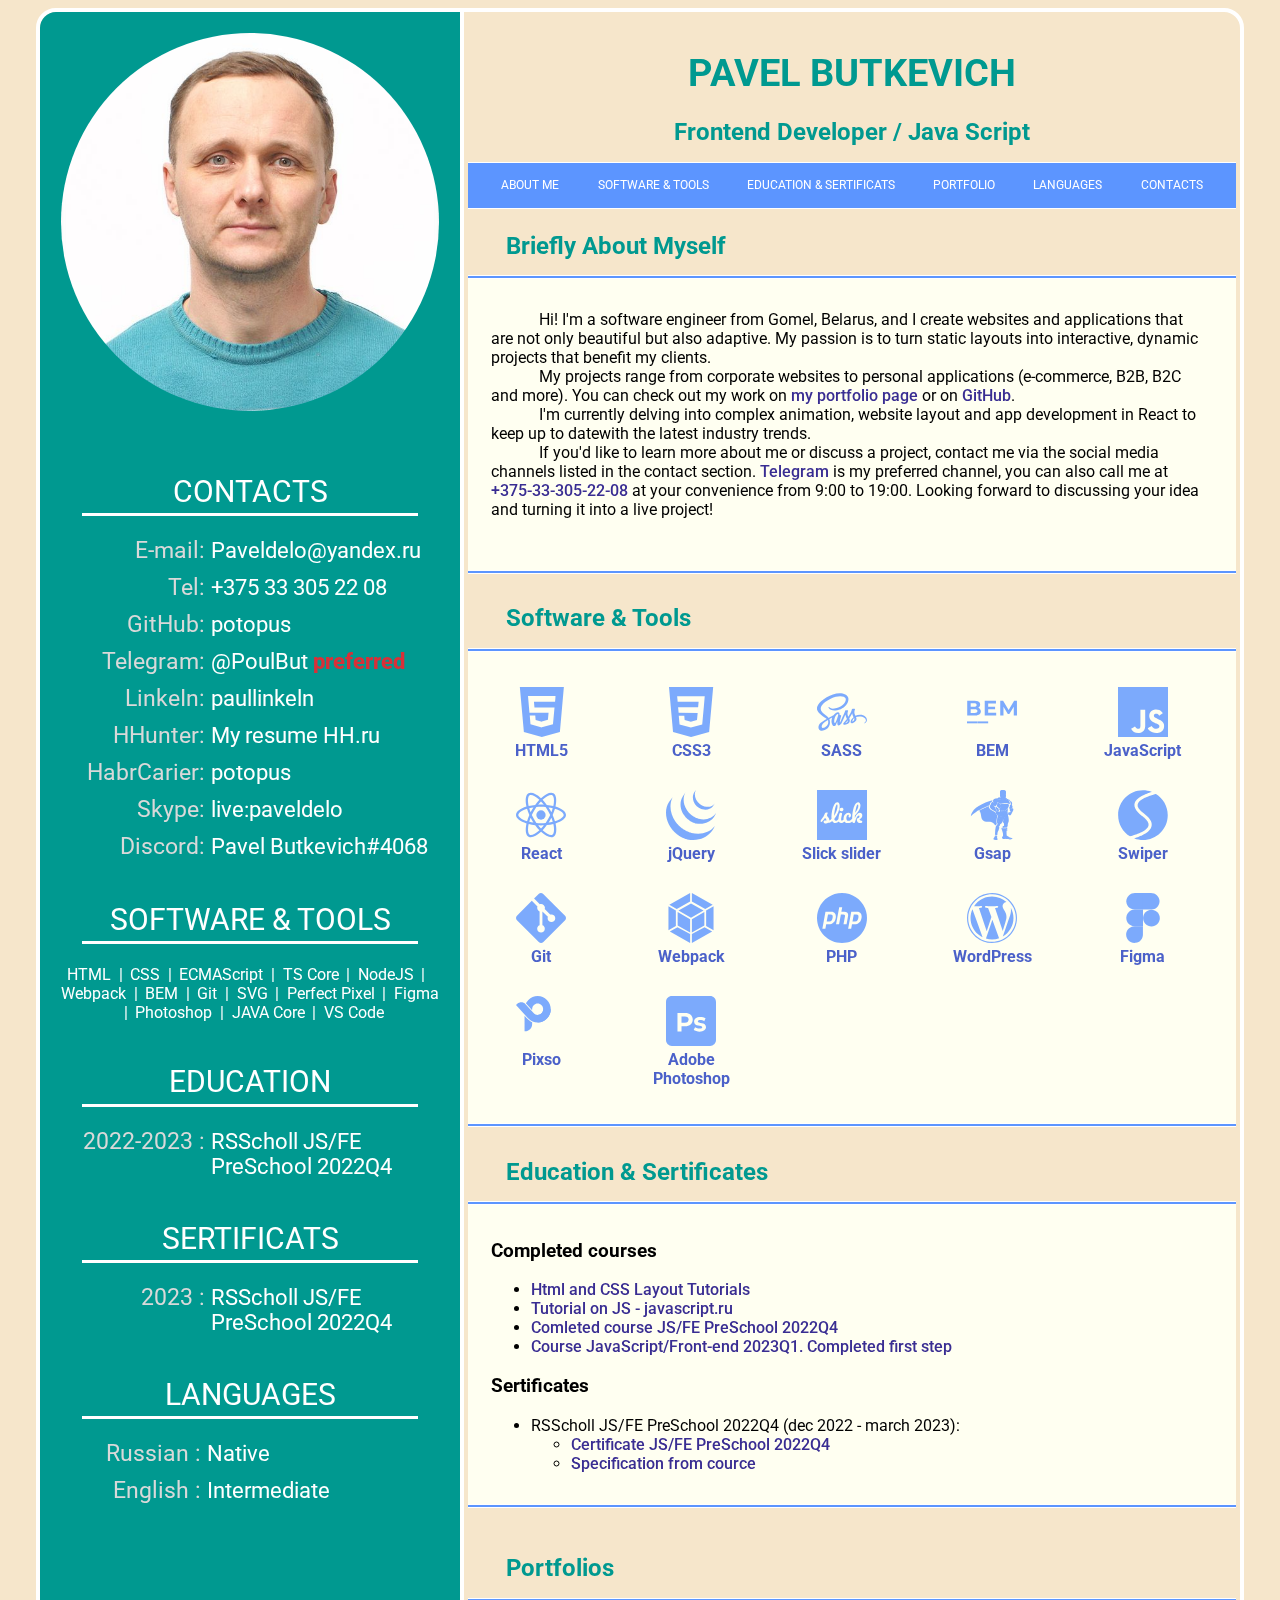
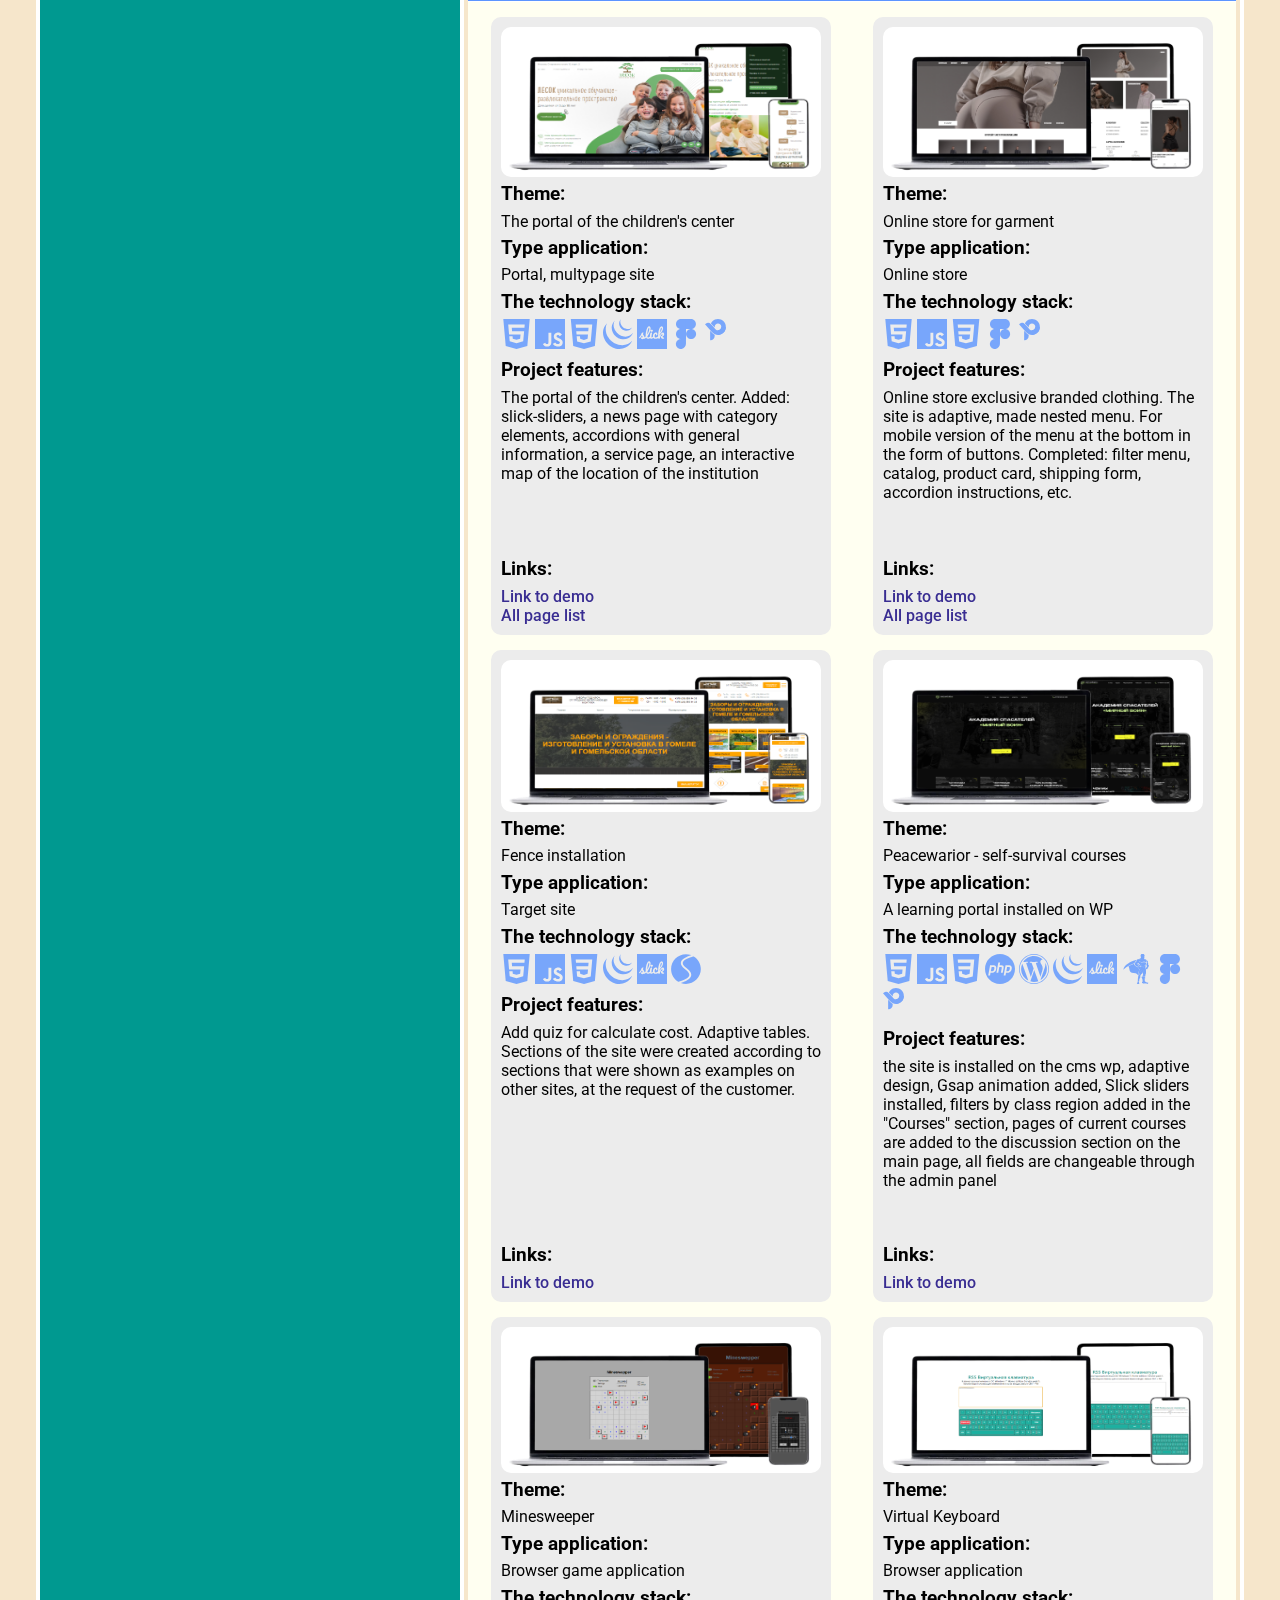
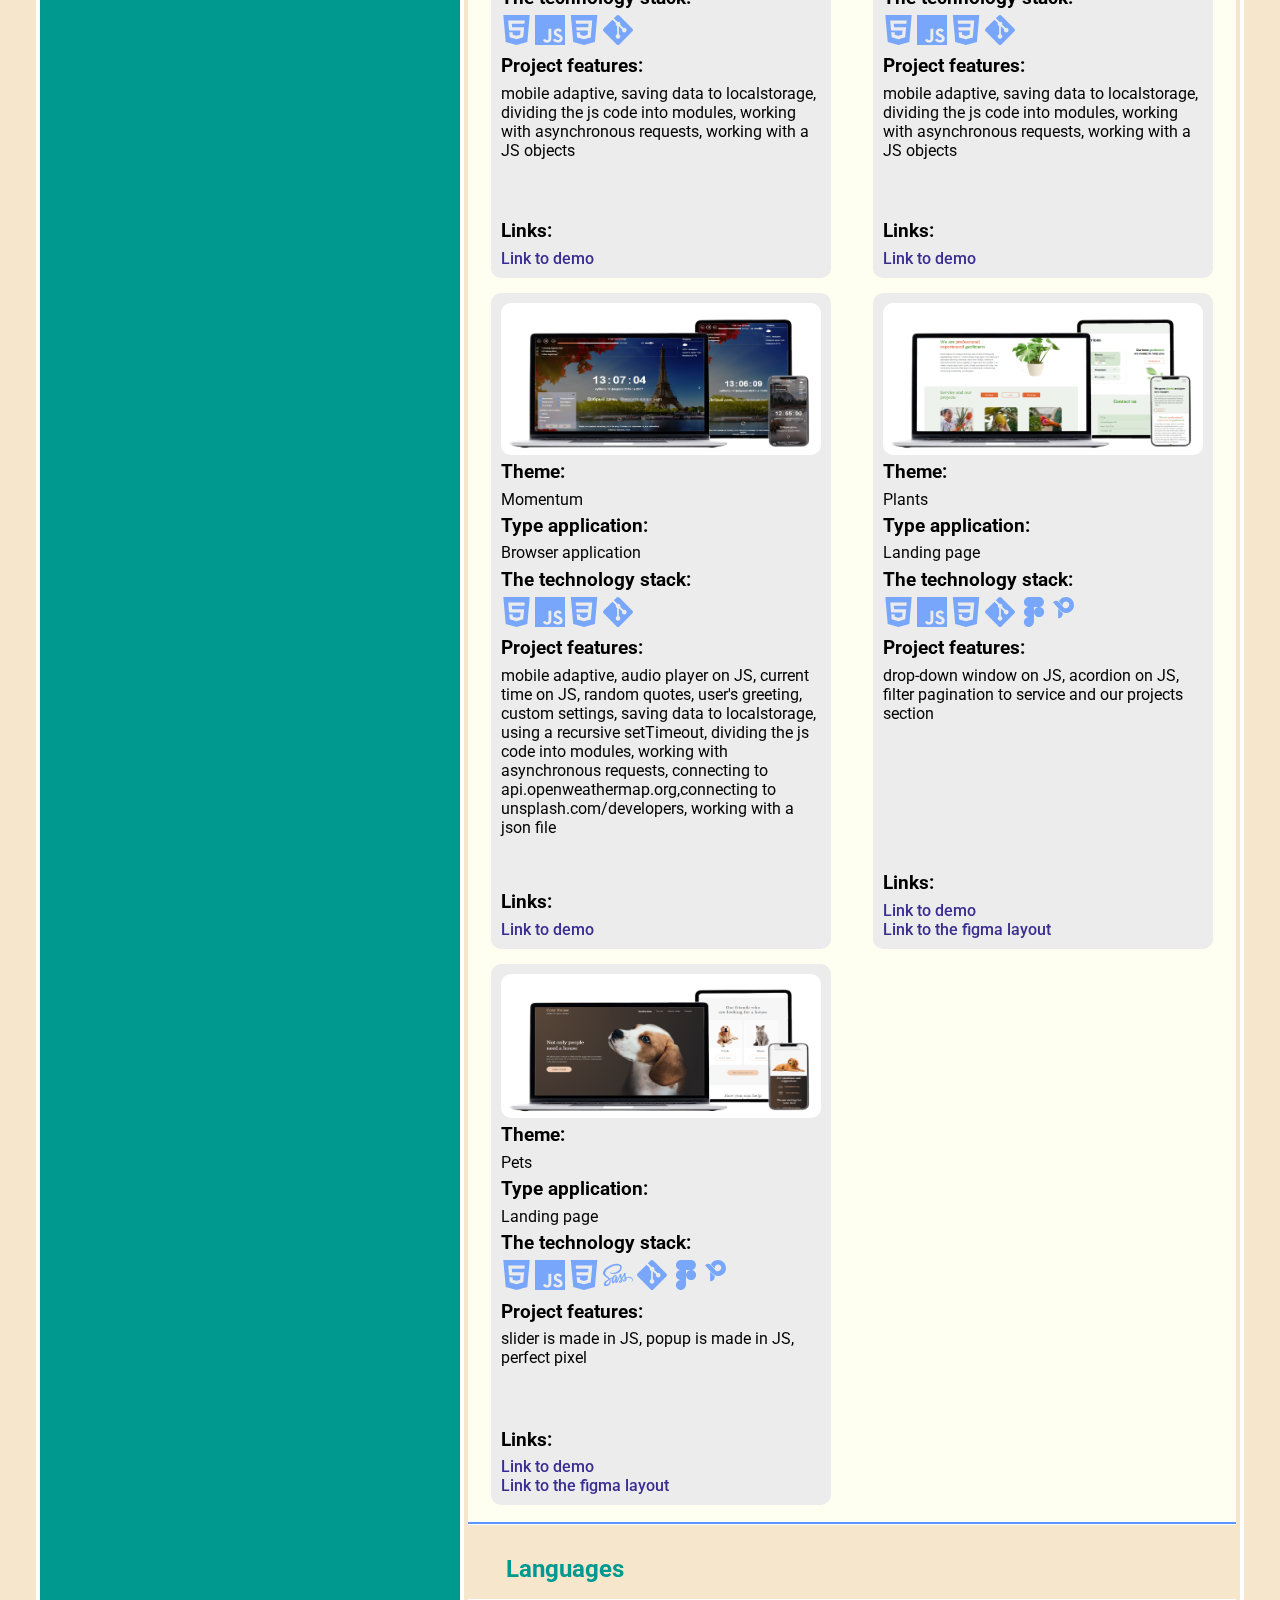
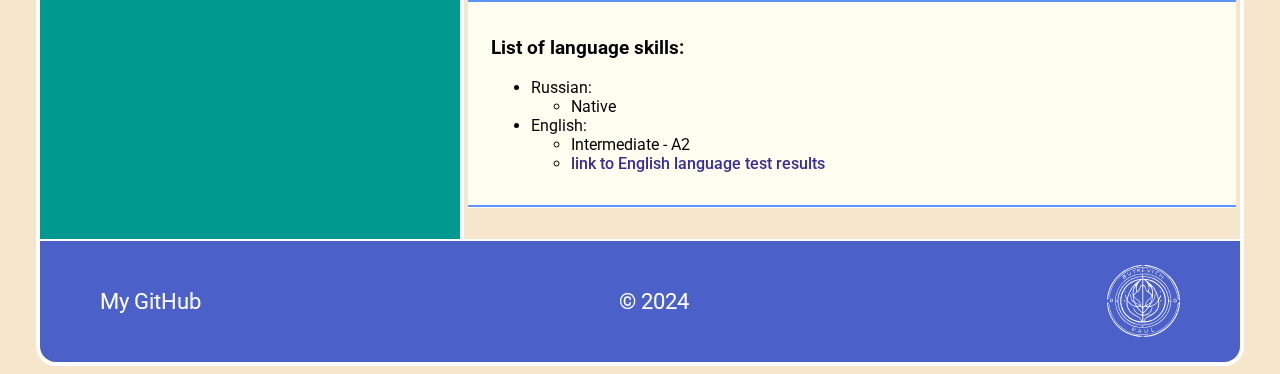
<file: index.html>
<!DOCTYPE html>
<html lang="en">

<head>
  <meta charset="UTF-8">
  <meta http-equiv="X-UA-Compatible" content="IE=edge">
  <meta name="viewport" content="width=device-width, initial-scale=1.0">
  <link rel="icon" href="./img/svg/icons8-cv-96.png" type="image/x-icon">
  <link rel="preconnect" href="https://fonts.googleapis.com">
  <link rel="preconnect" href="https://fonts.gstatic.com" crossorigin>
  <link href="https://fonts.googleapis.com/css2?family=Roboto:ital,wght@0,400;0,500;0,700;1,700;0,900;&display=swap"
    rel="stylesheet">
  <link rel="stylesheet" href="css/style.css">
  <title>CV#2.HTML,CSS &amp; Git Basics</title>
</head>
<!-- TODO make translate into rus -->

<body>
  <div class="wrap">
    <aside class="left-side">
      <div class="image">
        <!-- <img src="./img/img.jpg" alt=""> -->
      </div>
      <div class=" full-name">Pavel Butkevich</div>
      <div class="specialisation">Frontend Developer / Java Script</div>
      <div class="contacts">
        <h2 id="contacts" class="title contact">CONTACTS</h2>
        <div class="line-left"></div>
        <div class="wrap-conteiner contact-left-wrap">
          <div class="box-contact ">
            <div class="name-contact left-side-naming">E-mail:</div>
            <div class="dascription-contact left-side-description">
              <a href="mailto:Paveldelo@yandex.ru">Paveldelo@yandex.ru</a>
            </div>
            <div class="name-contact left-side-naming">Tel:</div>
            <div class="dascription-contact left-side-description"><a href="tel:+375333052208">+375 33 305 22 08</a>
            </div>
            <div class="name-contact left-side-naming">GitHub:</div>
            <div class="dascription-contact left-side-description">
              <a href="https://github.com/potopus" target="_blank">potopus</a>
            </div>
            <div class="name-contact left-side-naming">Telegram:</div>
            <div class="dascription-contact left-side-description">
              <a href="https://t.me/PoulBut" target="_blank">@PoulBut</a><span> preferred</span>
            </div>
            <div class="name-contact left-side-naming">LinkeIn:</div>
            <div class="dascription-contact left-side-description">
              <a href="http://linkedin.com/in/paullinkeln" target="_blank">paullinkeln</a>
            </div>
            <div class="name-contact left-side-naming">HHunter:</div>
            <div class="dascription-contact left-side-description">
              <a href="https://hh.ru/resume/2a594c18ff0bca8bc90039ed1f616e6a527345?hhtmFrom=resume_list"
                target="_blank">My resume
                HH.ru</a>
            </div>
            <div class="name-contact left-side-naming">HabrCarier:</div>
            <div class="dascription-contact left-side-description">
              <a href="https://career.habr.com/potopus" target="_blank">potopus</a>
            </div>
            <div class="name-contact left-side-naming">Skype:</div>
            <div class="dascription-contact left-side-description">
              <a href="https://join.skype.com/invite/d9KVoAPORAMo" target="_blank">live:paveldelo</a>
            </div>
            <div class="name-contact left-side-naming">Discord:</div>
            <div class="dascription-contact left-side-description">
              <a href=" https://discordapp.com/users/1016103481142169681/" target="_blank">Pavel Butkevich#4068</a>
            </div>
          </div>
        </div>
      </div>
      <div class="software">
        <div class="title software">SOFTWARE & TOOLS</div>
        <div class="line-left"></div>
        <div class="wrap-conteiner software">
          <div class="box-software">
            <div class="software-item">
              <a href="#">HTML</a>
            </div>
            <p>|</p>
            <div class="software-item">
              <a href="#">CSS</a>
            </div>
            <p>|</p>
            <div class="software-item">
              <a href="#">ECMAScript</a>
            </div>
            <p>|</p>
            <div class="software-item">
              <a href="#">TS Core</a>
            </div>
            <p>|</p>
            <div class="software-item">
              <a href="#">NodeJS</a>
            </div>
            <p>|</p>
            <div class="software-item">
              <a href="#">Webpack</a>
            </div>
            <p>|</p>
            <div class="software-item">
              <a href="#">BEM</a>
            </div>
            <p>|</p>
            <div class="software-item">
              <a href="#">Git</a>
            </div>
            <p>|</p>
            <div class="software-item">
              <a href="#">SVG</a>
            </div>
            <p>|</p>
            <div class="software-item">
              <a href="#">Perfect Pixel</a>
            </div>
            <p>|</p>
            <div class="software-item">
              <a href="#">Figma</a>
            </div>
            <p>|</p>
            <div class="software-item">
              <a href="#">Photoshop</a>
            </div>
            <p>|</p>
            <div class="software-item">
              <a href="#">JAVA Core</a>
            </div>
            <p>|</p>
            <div class="software-item">
              <a href="#">VS Code</a>
            </div>
          </div>
        </div>
      </div>
      <div class="education">
        <div class="title education">EDUCATION</div>
        <div class="line-left"></div>
        <div class="wrap-conteiner education">
          <div class="box-education">
            <div class="date-education left-side-naming">2022-2023 :</div>
            <div class="description-education left-side-description">RSScholl JS/FE PreSchool 2022Q4</div>
          </div>
        </div>
      </div>
      <div class="sertificats">
        <div class="title sertificats">SERTIFICATS</div>
        <div class="line-left"></div>
        <div class="wrap-conteiner sertificats-left-wrap">
          <div class="box-sertificats">
            <div class="date-get-sertificate left-side-naming">2023 :</div>
            <div class="name-sertificate left-side-description">
              <a href="img/Sertificate.png">RSScholl JS/FE PreSchool 2022Q4</a>
            </div>
          </div>
        </div>
      </div>
      <div class="languages">
        <div class="title languages">LANGUAGES</div>
        <div class="line-left"></div>
        <div class="wrap-conteiner languages-left-wrap">
          <div class="box-language ">
            <div class="name-language left-side-naming">Russian :</div>
            <div class="description-language left-side-description">Native</div>
            <div class="name-language left-side-naming">English :</div>
            <div class="description-language left-side-description">Intermediate</div>
          </div>
        </div>
      </div>
    </aside>
    <main class="right-side">
      <div class="full-name">Pavel Butkevich</div>
      <h1 class="specialisation">Frontend Developer / Java Script</h1>
      <!-- ! MENU -->
      <div class="main-menu">
        <nav class="menu-inner">
          <ul class="menu-items">
            <li class="menu-item">
              <a href="#about"> about me</a>
            </li>
            <li class="menu-item">
              <a href="#tools">SOFTWARE & TOOLS</a>
            </li>
            <li class="menu-item">
              <a href="#education">EDUCATION & SERTIFICATS</a>
            </li>
            <li class="menu-item">
              <a href="#projects">Portfolio</a>
            </li>
            <li class="menu-item">
              <a href="#languages">LANGUAGES</a>
            </li>
            <li class="menu-item">
              <a href="#contacts">contacts</a>
            </li>
          </ul>
        </nav>
        <div class="burger-block visible-mobile" style="">
          <div class="burger-inner">
            <label class="label-burger" for="check-menu"></label>
            <input type="checkbox" name="check-menu" id="check-menu" class="check-menu visually-hidden">
            <div class="burger-icon">
              <span class="burger__icon-stripe"></span>
            </div>
          </div>
        </div>
      </div>
      <!-- TODO add icon to right title -->
      <section class="about-block">
        <h2 id="about" class="about-right right-title">Briefly About Myself</h2>
        <div class="border-deco"></div>
        <div class="about-description-right text-right">
         
          <p>            Hi! I'm a software engineer from Gomel, Belarus, and I create websites and applications that are not only beautiful but also adaptive. My passion is to turn static layouts into interactive, dynamic projects that benefit my clients.
            My projects range from corporate websites to personal applications (e-commerce, B2B, B2C and more). You can check out my work on <a href="#projects">my portfolio page</a> or on <a
              href="https://github.com/potopus">GitHub</a>.
            I'm currently delving into complex animation, website layout and app development in React to keep up to datewith the latest industry trends.
            If you'd like to learn more about me or discuss a project, contact me via the social media channels listed in the contact section. <a href="https://t.me/PoulBut">Telegram</a> is my preferred channel, you can also call me at <a href="tel:+375333052208">+375-33-305-22-08</a> at your convenience from 9:00 to 19:00. Looking forward to discussing your idea and turning it into a live project!
          </p>
        </div>
      </section>
      <section class="skills-block">
        <div class="border-deco down"></div>
        <h2 id="tools" class="skills-right right-title">Software & Tools</h2>
        <div class="border-deco"></div>
        <div class="skills-description-right text-right">
          <!-- <h3>List of my skills:</h3> -->
          <div class="skills-list__items">
            <div class="skills-list__item tooltip" data-content="Intermediate">
              <div class="skills-list-item__img">
                <svg>
                  <use xlink:href="./img/svg/skills/skills-sprits.svg#html-icon"></use>
                </svg>
              </div>
              <span class="skills__name">HTML5</span>
            </div>
            <div class="skills-list__item tooltip" data-content="Advanced">
              <div class="skills-list-item__img">
                <svg>
                  <use xlink:href="./img/svg/skills/skills-sprits.svg#css-icon"></use>
                </svg>
              </div>
              <span class="skills__name">CSS3</span>
            </div>
            <div class="skills-list__item tooltip" data-content="Intermediate">
              <div class="skills-list-item__img">
                <svg>
                  <use xlink:href="./img/svg/skills/skills-sprits.svg#sass-icon"></use>
                </svg>
              </div>
              <span class="skills__name">SASS</span>
            </div>
            <div class="skills-list__item tooltip" data-content="Intermediate">
              <div class="skills-list-item__img">
                <svg>
                  <use xlink:href="./img/svg/skills/skills-sprits.svg#bem-icon"></use>
                </svg>
              </div>
              <span class="skills__name">BEM</span>
            </div>
            <div class="skills-list__item tooltip" data-content="Advanced">
              <div class="skills-list-item__img">
                <svg>
                  <use xlink:href="./img/svg/skills/skills-sprits.svg#js-icon"></use>
                </svg>
              </div>
              <span class="skills__name">JavaScript</span>
            </div>

            <div class="skills-list__item tooltip" data-content="Basic">
              <div class="skills-list-item__img">
                <svg>
                  <use xlink:href="./img/svg/skills/skills-sprits.svg#react-icon"></use>
                </svg>
              </div>
              <span class="skills__name">React</span>
            </div>
            <div class="skills-list__item tooltip" data-content="Basic">
              <div class="skills-list-item__img">
                <svg>
                  <use xlink:href="./img/svg/skills/skills-sprits.svg#jquery-icon"></use>
                </svg>
              </div>
              <span class="skills__name">jQuery</span>
            </div>
            <div class="skills-list__item tooltip" data-content="Intermediate">
              <div class="skills-list-item__img">
                <svg>
                  <use xlink:href="./img/svg/skills/skills-sprits.svg#slick-icon"></use>
                </svg>
              </div>
              <span class="skills__name">Slick slider</span>
            </div>
            <div class="skills-list__item tooltip" data-content="Intermediate">
              <div class="skills-list-item__img">
                <svg>
                  <use xlink:href="./img/svg/skills/skills-sprits.svg#gsap-icon"></use>
                </svg>
              </div>
              <span class="skills__name">Gsap</span>
            </div>
            <div class="skills-list__item tooltip" data-content="Intermediate">
              <div class="skills-list-item__img">
                <svg>
                  <use xlink:href="./img/svg/skills/skills-sprits.svg#swiper-icon"></use>
                </svg>
              </div>
              <span class="skills__name">Swiper</span>
            </div>
            <div class="skills-list__item tooltip" data-content="Basic">
              <div class="skills-list-item__img">
                <svg>
                  <use xlink:href="./img/svg/skills/skills-sprits.svg#git-icon"></use>
                </svg>
              </div>
              <span class="skills__name">Git</span>
            </div>
            <div class="skills-list__item tooltip" data-content="Basic">
              <div class="skills-list-item__img">
                <svg>
                  <use xlink:href="./img/svg/skills/skills-sprits.svg#webpack-icon"></use>
                </svg>
              </div>
              <span class="skills__name">Webpack</span>
            </div>
            <div class="skills-list__item tooltip" data-content="Basic">
              <div class="skills-list-item__img">
                <svg>
                  <use xlink:href="./img/svg/skills/skills-sprits.svg#php-icon"></use>
                </svg>
              </div>
              <span class="skills__name">PHP</span>
            </div>
            <div class="skills-list__item tooltip" data-content="Advanced">
              <div class="skills-list-item__img">
                <svg>
                  <use xlink:href="./img/svg/skills/skills-sprits.svg#wp-icon"></use>
                </svg>
              </div>
              <span class="skills__name">WordPress</span>
            </div>
            <div class="skills-list__item tooltip" data-content="Intermediate">
              <div class="skills-list-item__img">
                <svg>
                  <use xlink:href="./img/svg/skills/skills-sprits.svg#figma-icon"></use>
                </svg>
              </div>
              <span class="skills__name">Figma</span>
            </div>
            <div class="skills-list__item tooltip" data-content="Intermediate">
              <div class="skills-list-item__img">
                <svg>
                  <use xlink:href="./img/svg/skills/skills-sprits.svg#pixso-icon"></use>
                </svg>
              </div>
              <span class="skills__name">Pixso</span>
            </div>
            <div class="skills-list__item tooltip" data-content="Intermediate">
              <div class="skills-list-item__img">
                <svg>
                  <use xlink:href="./img/svg/skills/skills-sprits.svg#ps-icon"></use>
                </svg>
              </div>
              <span class="skills__name">Adobe Photoshop</span>
            </div>
          </div>
        </div>
        <div class="border-deco down"></div>
      </section>
      <section class="education-block">
        <h2 id="education" class="education-right right-title">Education & Sertificates</h2>
        <div class="border-deco"></div>
        <div class="education-description-right text-right">
          <h3>Completed courses</h3>
          <ul>
            <li><a href="https://code.mu/ru/">Html and CSS Layout Tutorials</a></li>
            <li><a href="https://learn.javascript.ru/">Tutorial on JS - javascript.ru</a></li>
            <li><a href="https://rs.school/js-stage0/">Comleted course JS/FE PreSchool 2022Q4</a></li>
            <li><a href="https://wearecommunity.io/events/js-fe-rs-2023q1">Course JavaScript/Front-end 2023Q1. Completed
                first step</a></li>
          </ul>
          <h3>Sertificates</h3>
          <ul>
            <li>
              RSScholl JS/FE PreSchool 2022Q4 (dec 2022 - march 2023):
              <ul>
                <li><a href="img/Sertificate.png" target="_blank">Certificate JS/FE PreSchool 2022Q4</a></li>
                <li><a href="img/Specification%20sertif.png" target="_blank">Specification from cource</a></li>
              </ul>
            </li>
          </ul>
        </div>
        <div class="border-deco down"></div>
      </section>
      <section  id="projects" class="portfolio-block">
        <h2 id="for menu" class="block-right right-title">Portfolios</h2>
        <div class="border-deco"></div>
        <div class="description-right text-right">
          <div class="portfolio-items">
            <div class="portfolio-item">
              <div class="portfolio-item__foto" width="100%" height="200px">
                <img src="./img/Portfolio/lesok-mockup.png" width="100%" height="100%" alt="">
              </div>
              <div class="portfolio-item__content">
                <div class="portfolio-item__theme">
                  <h3 class=" theme-title">Theme: </h3>
                  <div class="theme-description">The portal of the children's center</div>
                </div>
                <div class="portfolio-item__type">
                  <h3 class="type-title ">Type application:</h3>
                  <div class="type-description">Portal, multypage site</div>
                </div>
                <div class="portfolio-item__technology">
                  <h3>The technology stack:</h3>
                  <div class="technology-image">
                    <svg class="check-icon" width="30" height="30">
                      <use xlink:href="./img/svg/skills/skills-sprits.svg#html-icon"></use>
                    </svg>
                    <svg class="check-icon" width="30" height="30">
                      <use xlink:href="./img/svg/skills/skills-sprits.svg#js-icon"></use>
                    </svg>
                    <svg class="check-icon" width="30" height="30">
                      <use xlink:href="./img/svg/skills/skills-sprits.svg#css-icon"></use>
                    </svg>
                    <svg class="check-icon" width="30" height="30">
                      <use xlink:href="./img/svg/skills/skills-sprits.svg#jquery-icon"></use>
                    </svg>
                    <svg class="check-icon" width="30" height="30">
                      <use xlink:href="./img/svg/skills/skills-sprits.svg#slick-icon"></use>
                    </svg>
                    <svg class="check-icon" width="30" height="30">
                      <use xlink:href="./img/svg/skills/skills-sprits.svg#figma-icon"></use>
                    </svg>
                    <svg class="check-icon" width="30" height="30">
                      <use xlink:href="./img/svg/skills/skills-sprits.svg#pixso-icon"></use>
                    </svg>
                  </div>
                </div>
                <div class="portfolio-item__features">
                  <h3 class="features-title">Project features: </h3>
                  <div class="features-descriprion">The portal of the children's center. Added: slick-sliders, a news page with category elements, accordions with general information, a service page, an interactive map of the location of the institution</div>
                </div>
                <div class="portfolio-item__links">
                  <h3>Links:</h3>
                  <div class="link-demo">
                    <a target="_blank" href="https://potopus.github.io/lesok/index.html">Link to demo </a>
                  </div>
                  <div class="link-demo">
                    <a target="_blank" href="https://github.com/potopus/lesok/pull/1">All page list </a>
                  </div>
                  <!-- <div class="link-maket">
                    <a target="_blank" href="https://www.figma.com/file/UKXNjRsFmtlKCvRENoiOqx/Plants-(Copy)?type=design&node-id=0-1&mode=design&t=X6nZ1y7gScN3e54S-0">Link to the figma layout </a>
                  </div> -->
                </div>
              </div>
              <div class="portfolio-item__curtain"></div>
            </div>
            <div class="portfolio-item">
              <div class="portfolio-item__foto" width="100%" height="200px">
                <img src="./img/Portfolio/market-garment.png" width="100%" height="100%" alt="">
              </div>
              <div class="portfolio-item__content">
                <div class="portfolio-item__theme">
                  <h3 class=" theme-title">Theme: </h3>
                  <div class="theme-description">Online store for garment</div>
                </div>
                <div class="portfolio-item__type">
                  <h3 class="type-title ">Type application:</h3>
                  <div class="type-description">Online store</div>
                </div>
                <div class="portfolio-item__technology">
                  <h3>The technology stack:</h3>
                  <div class="technology-image">
                    <svg class="check-icon" width="30" height="30">
                      <use xlink:href="./img/svg/skills/skills-sprits.svg#html-icon"></use>
                    </svg>
                    <svg class="check-icon" width="30" height="30">
                      <use xlink:href="./img/svg/skills/skills-sprits.svg#js-icon"></use>
                    </svg>
                    <svg class="check-icon" width="30" height="30">
                      <use xlink:href="./img/svg/skills/skills-sprits.svg#css-icon"></use>
                    </svg>
                    <svg class="check-icon" width="30" height="30">
                      <use xlink:href="./img/svg/skills/skills-sprits.svg#figma-icon"></use>
                    </svg>
                    <svg class="check-icon" width="30" height="30">
                      <use xlink:href="./img/svg/skills/skills-sprits.svg#pixso-icon"></use>
                    </svg>
                  </div>
                </div>
                <div class="portfolio-item__features">
                  <h3 class="features-title">Project features: </h3>
                  <div class="features-descriprion">Online store exclusive branded clothing. The site is adaptive, made nested menu. For mobile version of the menu at the bottom in the form of buttons. Completed: filter menu, catalog, product card, shipping form, accordion instructions, etc. </div>
                </div>
                <div class="portfolio-item__links">
                  <h3>Links:</h3>
                  <div class="link-demo">
                    <a target="_blank" href="https://potopus.github.io/Braunivich/index.html">Link to demo </a>
                  </div>
                  <div class="link-demo">
                    <a target="_blank" href="https://github.com/potopus/Braunivich/pull/1">All page list </a>
                  </div>
                  <!-- <div class="link-maket">
                    <a target="_blank" href="https://www.figma.com/file/UKXNjRsFmtlKCvRENoiOqx/Plants-(Copy)?type=design&node-id=0-1&mode=design&t=X6nZ1y7gScN3e54S-0">Link to the figma layout </a>
                  </div> -->
                </div>
              </div>
              <div class="portfolio-item__curtain"></div>
            </div>
            <div class="portfolio-item">
              <div class="portfolio-item__foto" width="100%" height="200px">
                <img src="./img/Portfolio/fence.png" width="100%" height="100%" alt="">
              </div>
              <div class="portfolio-item__content">
                <div class="portfolio-item__theme">
                  <h3 class=" theme-title">Theme: </h3>
                  <div class="theme-description">Fence installation </div>
                </div>
                <div class="portfolio-item__type">
                  <h3 class="type-title ">Type application:</h3>
                  <div class="type-description">Target site</div>
                </div>
                <div class="portfolio-item__technology">
                  <h3>The technology stack:</h3>
                  <div class="technology-image">
                    <svg class="check-icon" width="30" height="30">
                      <use xlink:href="./img/svg/skills/skills-sprits.svg#html-icon"></use>
                    </svg>
                    <svg class="check-icon" width="30" height="30">
                      <use xlink:href="./img/svg/skills/skills-sprits.svg#js-icon"></use>
                    </svg>
                    <svg class="check-icon" width="30" height="30">
                      <use xlink:href="./img/svg/skills/skills-sprits.svg#css-icon"></use>
                    </svg>
                    <svg class="check-icon" width="30" height="30">
                      <use xlink:href="./img/svg/skills/skills-sprits.svg#jquery-icon"></use>
                    </svg>
                    <svg class="check-icon" width="30" height="30">
                      <use xlink:href="./img/svg/skills/skills-sprits.svg#slick-icon"></use>
                    </svg>
                    <svg class="check-icon" width="30" height="30">
                      <use xlink:href="./img/svg/skills/skills-sprits.svg#swiper-icon"></use>
                    </svg>
                  </div>
                </div>
                <div class="portfolio-item__features">
                  <h3 class="features-title">Project features: </h3>
                  <div class="features-descriprion">Add quiz for calculate cost. Adaptive tables. Sections of the site were created according to sections that were shown as examples on other sites, at the request of the customer.</div>
                </div>
                <div class="portfolio-item__links">
                  <h3>Links:</h3>
                  <div class="link-demo">
                    <a target="_blank" href="https://potopus.github.io/fence/index.html">Link to demo </a>
                  </div>
                  <!-- <div class="link-maket">
                    <a target="_blank" href="https://www.figma.com/file/UKXNjRsFmtlKCvRENoiOqx/Plants-(Copy)?type=design&node-id=0-1&mode=design&t=X6nZ1y7gScN3e54S-0">Link to the figma layout </a>
                  </div> -->
                </div>
              </div>
              <div class="portfolio-item__curtain"></div>
            </div>
            <div class="portfolio-item">
              <div class="portfolio-item__foto" width="100%" height="200px">
                <img src="./img/Portfolio/peace-warrior.png" width="100%" height="100%" alt="">
              </div>
              <div class="portfolio-item__content">
                <div class="portfolio-item__theme">
                  <h3 class=" theme-title">Theme: </h3>
                  <div class="theme-description">Peacewarior - self-survival courses</div>
                </div>
                <div class="portfolio-item__type">
                  <h3 class="type-title ">Type application:</h3>
                  <div class="type-description">A learning portal installed on WP</div>
                </div>
                <div class="portfolio-item__technology">
                  <h3>The technology stack:</h3>
                  <div class="technology-image">
                    <svg class="check-icon" width="30" height="30">
                      <use xlink:href="./img/svg/skills/skills-sprits.svg#html-icon"></use>
                    </svg>
                    <svg class="check-icon" width="30" height="30">
                      <use xlink:href="./img/svg/skills/skills-sprits.svg#js-icon"></use>
                    </svg>
                    <svg class="check-icon" width="30" height="30">
                      <use xlink:href="./img/svg/skills/skills-sprits.svg#css-icon"></use>
                    </svg>
                    <svg class="check-icon" width="30" height="30">
                      <use xlink:href="./img/svg/skills/skills-sprits.svg#php-icon"></use>
                    </svg>
                    <svg class="check-icon" width="30" height="30">
                      <use xlink:href="./img/svg/skills/skills-sprits.svg#wp-icon"></use>
                    </svg>
                    <svg class="check-icon" width="30" height="30">
                      <use xlink:href="./img/svg/skills/skills-sprits.svg#jquery-icon"></use>
                    </svg>
                    <svg class="check-icon" width="30" height="30">
                      <use xlink:href="./img/svg/skills/skills-sprits.svg#slick-icon"></use>
                    </svg>
                    <svg class="check-icon" width="30" height="30">
                      <use xlink:href="./img/svg/skills/skills-sprits.svg#gsap-icon"></use>
                    </svg>
                    <svg class="check-icon" width="30" height="30">
                      <use xlink:href="./img/svg/skills/skills-sprits.svg#figma-icon"></use>
                    </svg>
                    <svg class="check-icon" width="30" height="30">
                      <use xlink:href="./img/svg/skills/skills-sprits.svg#pixso-icon"></use>
                    </svg>
                  </div>
                </div>
                <div class="portfolio-item__features">
                  <h3 class="features-title">Project features: </h3>
                  <div class="features-descriprion">the site is installed on the cms wp, adaptive design, Gsap animation added, Slick sliders installed, filters by class region added in the "Courses" section, pages of current courses are added to the discussion section on the main page, all fields are changeable through the admin panel</div>
                </div>
                <div class="portfolio-item__links">
                  <h3>Links:</h3>
                  <div class="link-demo">
                    <a target="_blank" href="http://mirvoin.atwebpages.com/">Link to demo </a>
                  </div>
                  <!-- <div class="link-maket">
                    <a target="_blank" href="https://www.figma.com/file/UKXNjRsFmtlKCvRENoiOqx/Plants-(Copy)?type=design&node-id=0-1&mode=design&t=X6nZ1y7gScN3e54S-0">Link to the figma layout </a>
                  </div> -->
                </div>
              </div>
              <div class="portfolio-item__curtain"></div>
            </div>
            <div class="portfolio-item">
              <div class="portfolio-item__foto" width="100%" height="200px">
                <img src="./img/Portfolio/minesweeper.png" width="100%" height="100%" alt="">
              </div>
              <div class="portfolio-item__content">
                <div class="portfolio-item__theme">
                  <h3 class=" theme-title">Theme: </h3>
                  <div class="theme-description">Minesweeper</div>
                </div>
                <div class="portfolio-item__type">
                  <h3 class="type-title ">Type application:</h3>
                  <div class="type-description">Browser game application</div>
                </div>
                <div class="portfolio-item__technology">
                  <h3>The technology stack:</h3>
                  <div class="technology-image">
                    <svg class="check-icon" width="30" height="30">
                      <use xlink:href="./img/svg/skills/skills-sprits.svg#html-icon"></use>
                    </svg>
                    <svg class="check-icon" width="30" height="30">
                      <use xlink:href="./img/svg/skills/skills-sprits.svg#js-icon"></use>
                    </svg>
                    <svg class="check-icon" width="30" height="30">
                      <use xlink:href="./img/svg/skills/skills-sprits.svg#css-icon"></use>
                    </svg>
                    <svg class="check-icon" width="30" height="30">
                      <use xlink:href="./img/svg/skills/skills-sprits.svg#git-icon"></use>
                    </svg>
                  </div>
                </div>
                <div class="portfolio-item__features">
                  <h3 class="features-title">Project features: </h3>
                  <div class="features-descriprion">mobile adaptive, saving data to localstorage, dividing the js code into modules, working with asynchronous requests, working with a JS objects</div>
                </div>
                <div class="portfolio-item__links">
                  <h3>Links:</h3>
                  <div class="link-demo">
                    <a target="_blank" href="https://rolling-scopes-school.github.io/potopus-JSFE2023Q1/minesweeper/">Link to demo </a>
                  </div>
                  <!-- <div class="link-maket">
                    <a target="_blank" href="https://www.figma.com/file/UKXNjRsFmtlKCvRENoiOqx/Plants-(Copy)?type=design&node-id=0-1&mode=design&t=X6nZ1y7gScN3e54S-0">Link to the figma layout </a>
                  </div> -->
                </div>
              </div>
              <div class="portfolio-item__curtain"></div>
            </div>
            <div class="portfolio-item">
              <div class="portfolio-item__foto" width="100%" height="200px">
                <img src="./img/Portfolio/virtual-keyboard.png" width="100%" height="100%" alt="">
              </div>
              <div class="portfolio-item__content">
                <div class="portfolio-item__theme">
                  <h3 class=" theme-title">Theme: </h3>
                  <div class="theme-description">Virtual Keyboard</div>
                </div>
                <div class="portfolio-item__type">
                  <h3 class="type-title ">Type application:</h3>
                  <div class="type-description">Browser application</div>
                </div>
                <div class="portfolio-item__technology">
                  <h3>The technology stack:</h3>
                  <div class="technology-image">
                    <svg class="check-icon" width="30" height="30">
                      <use xlink:href="./img/svg/skills/skills-sprits.svg#html-icon"></use>
                    </svg>
                    <svg class="check-icon" width="30" height="30">
                      <use xlink:href="./img/svg/skills/skills-sprits.svg#js-icon"></use>
                    </svg>
                    <svg class="check-icon" width="30" height="30">
                      <use xlink:href="./img/svg/skills/skills-sprits.svg#css-icon"></use>
                    </svg>
                    <svg class="check-icon" width="30" height="30">
                      <use xlink:href="./img/svg/skills/skills-sprits.svg#git-icon"></use>
                    </svg>
                  </div>
                </div>
                <div class="portfolio-item__features">
                  <h3 class="features-title">Project features: </h3>
                  <div class="features-descriprion">mobile adaptive,  saving data to localstorage, dividing the js code into modules, working with asynchronous requests, working with a JS objects</div>
                </div>
                <div class="portfolio-item__links">
                  <h3>Links:</h3>
                  <div class="link-demo">
                    <a target="_blank" href="https://potopus.github.io/virtual-keyboard/">Link to demo </a>
                  </div>
                  <!-- <div class="link-maket">
                    <a target="_blank" href="https://www.figma.com/file/UKXNjRsFmtlKCvRENoiOqx/Plants-(Copy)?type=design&node-id=0-1&mode=design&t=X6nZ1y7gScN3e54S-0">Link to the figma layout </a>
                  </div> -->
                </div>
              </div>
              <div class="portfolio-item__curtain"></div>
            </div>
            <div class="portfolio-item">
              <div class="portfolio-item__foto" width="100%" height="200px">
                <img src="./img/Portfolio/momentum.png" width="100%" height="100%" alt="">
              </div>
              <div class="portfolio-item__content">
                <div class="portfolio-item__theme">
                  <h3 class=" theme-title">Theme: </h3>
                  <div class="theme-description">Momentum</div>
                </div>
                <div class="portfolio-item__type">
                  <h3 class="type-title ">Type application:</h3>
                  <div class="type-description">Browser application</div>
                </div>
                <div class="portfolio-item__technology">
                  <h3>The technology stack:</h3>
                  <div class="technology-image">
                    <svg class="check-icon" width="30" height="30">
                      <use xlink:href="./img/svg/skills/skills-sprits.svg#html-icon"></use>
                    </svg>
                    <svg class="check-icon" width="30" height="30">
                      <use xlink:href="./img/svg/skills/skills-sprits.svg#js-icon"></use>
                    </svg>
                    <svg class="check-icon" width="30" height="30">
                      <use xlink:href="./img/svg/skills/skills-sprits.svg#css-icon"></use>
                    </svg>
                    <svg class="check-icon" width="30" height="30">
                      <use xlink:href="./img/svg/skills/skills-sprits.svg#git-icon"></use>
                    </svg>
                  </div>
                </div>
                <div class="portfolio-item__features">
                  <h3 class="features-title">Project features: </h3>
                  <div class="features-descriprion">mobile adaptive, audio player on JS, current time on JS, random quotes, user's greeting, custom settings, saving data to localstorage, using a recursive setTimeout, dividing the js code into modules, working with asynchronous requests, connecting to api.openweathermap.org,connecting to unsplash.com/developers, working with a json file</div>
                </div>
                <div class="portfolio-item__links">
                  <h3>Links:</h3>
                  <div class="link-demo">
                    <a target="_blank" href="https://rolling-scopes-school.github.io/potopus-JSFEPRESCHOOL2022Q4/momentum/">Link to demo </a>
                  </div>
                  <!-- <div class="link-maket">
                    <a target="_blank" href="https://www.figma.com/file/UKXNjRsFmtlKCvRENoiOqx/Plants-(Copy)?type=design&node-id=0-1&mode=design&t=X6nZ1y7gScN3e54S-0">Link to the figma layout </a>
                  </div> -->
                </div>
              </div>
              <div class="portfolio-item__curtain"></div>
            </div>
            <div class="portfolio-item">
              <div class="portfolio-item__foto" width="100%" height="200px">
                <img src="./img/Portfolio/plant-mockup.png" width="100%" height="100%" alt="">
              </div>
              <div class="portfolio-item__content">
                <div class="portfolio-item__theme">
                  <h3 class=" theme-title">Theme: </h3>
                  <div class="theme-description">Plants</div>
                </div>
                <div class="portfolio-item__type">
                  <h3 class="type-title ">Type application:</h3>
                  <div class="type-description">Landing page</div>
                </div>
                <div class="portfolio-item__technology">
                  <h3>The technology stack:</h3>
                  <div class="technology-image">
                    <svg class="check-icon" width="30" height="30">
                      <use xlink:href="./img/svg/skills/skills-sprits.svg#html-icon"></use>
                    </svg>
                    <svg class="check-icon" width="30" height="30">
                      <use xlink:href="./img/svg/skills/skills-sprits.svg#js-icon"></use>
                    </svg>
                    <svg class="check-icon" width="30" height="30">
                      <use xlink:href="./img/svg/skills/skills-sprits.svg#css-icon"></use>
                    </svg>
                    <svg class="check-icon" width="30" height="30">
                      <use xlink:href="./img/svg/skills/skills-sprits.svg#git-icon"></use>
                    </svg>
                    <svg class="check-icon" width="30" height="30">
                      <use xlink:href="./img/svg/skills/skills-sprits.svg#figma-icon"></use>
                    </svg>
                    <svg class="check-icon" width="30" height="30">
                      <use xlink:href="./img/svg/skills/skills-sprits.svg#pixso-icon"></use>
                    </svg>
                  </div>
                </div>
                <div class="portfolio-item__features">
                  <h3 class="features-title">Project features: </h3>
                  <div class="features-descriprion">drop-down window on JS, acordion on JS, filter pagination to service and our projects section</div>
                </div>
                <div class="portfolio-item__links">
                  <h3>Links:</h3>
                  <div class="link-demo">
                    <a target="_blank" href="https://rolling-scopes-school.github.io/potopus-JSFEPRESCHOOL2022Q4/plants/index.html">Link to demo </a>
                  </div>
                  <div class="link-maket">
                    <a target="_blank" href="https://www.figma.com/file/UKXNjRsFmtlKCvRENoiOqx/Plants-(Copy)?type=design&node-id=0-1&mode=design&t=X6nZ1y7gScN3e54S-0">Link to the figma layout </a>
                  </div>
                </div>
                
                

              </div>
              <div class="portfolio-item__curtain"></div>

            </div>
            <div class="portfolio-item">
              <div class="portfolio-item__foto" width="100%" height="200px">
                <img src="./img/Portfolio/pets-mockup.png" width="100%" height="100%" alt="">
              </div>
              <div class="portfolio-item__content">
                <div class="portfolio-item__theme">
                  <h3 class=" theme-title">Theme: </h3>
                  <div class="theme-description">Pets</div>
                </div>
                <div class="portfolio-item__type">
                  <h3 class="type-title">Type application:</h3>
                  <div class="type-description">Landing page</div>
                </div>
                <div class="portfolio-item__technology">
                  <h3>The technology stack:</h3>
                  <div class="technology-image">
                    <svg class="check-icon" width="30" height="30">
                      <use xlink:href="./img/svg/skills/skills-sprits.svg#html-icon"></use>
                    </svg>
                    <svg class="check-icon" width="30" height="30">
                      <use xlink:href="./img/svg/skills/skills-sprits.svg#js-icon"></use>
                    </svg>
                    <svg class="check-icon" width="30" height="30">
                      <use xlink:href="./img/svg/skills/skills-sprits.svg#css-icon"></use>
                    </svg>
                    <svg class="check-icon" width="30" height="30">
                      <use xlink:href="./img/svg/skills/skills-sprits.svg#sass-icon"></use>
                    </svg>
                    <svg class="check-icon" width="30" height="30">
                      <use xlink:href="./img/svg/skills/skills-sprits.svg#git-icon"></use>
                    </svg>
                    <svg class="check-icon" width="30" height="30">
                      <use xlink:href="./img/svg/skills/skills-sprits.svg#figma-icon"></use>
                    </svg>
                    <svg class="check-icon" width="30" height="30">
                      <use xlink:href="./img/svg/skills/skills-sprits.svg#pixso-icon"></use>
                    </svg>
                  </div>
                </div>
                <div class="portfolio-item__features">
                  <h3 class="features-title">Project features: </h3>
                  <div class="features-descriprion">slider is made in JS, popup is made in JS, perfect pixel</div>
                </div>
                <div class="portfolio-item__links">
                  <h3>Links:</h3>
                  <div class="link-demo">
                    <a target="_blank" href="https://rolling-scopes-school.github.io/potopus-JSFE2023Q1/shelter/pages/main/index.html">Link to demo </a>
                  </div>
                  <div class="link-maket">
                    <a target="_blank" href="https://www.figma.com/file/Yk6EnbY63FyG2PJTFkJDMh/shelter">Link to the figma layout </a>
                  </div>
                </div>
                
                

              </div>
              <div class="portfolio-item__curtain"></div>

            </div>
          </div>
        </div>
        <div class="border-deco down"></div>
      </section>
      <!-- <section class="new-block">
        <h2 id="for menu" class="block-right right-title">New-block</h2>
        <div class="border-deco"></div>
        <div class="description-right text-right">
        //some code
        </div>
        <div class="border-deco down"></div>
      </section> -->
      
      <h2 id="languages" class="laguages-right right-title">Languages</h2>
      <div class="border-deco"></div>
      <div class="languages-description-right text-right">
        <h3>List of language skills:</h3>
        <ul>
          <li>
            Russian:
            <ul>
              <li>
                Native
              </li>
            </ul>
          </li>
          <li>
            English:
            <ul>
              <li>
                Intermediate - A2
              </li>
              <li>
                <a href="#" target="_blank" rel="noopener noreferrer">
                  link to English language test results
                </a>
              </li>
            </ul>
          </li>
        </ul>
      </div>
      <div class="border-deco down"></div>
    </main>
    <footer class="footer">
      <div class="git-hub-link">
        <a href="https://github.com/potopus" target="_blank" rel="noopener noreferrer">My GitHub</a>
      </div>
      <div class="trade-mark">&copy; 2024</div>
      <div class="link-rssc">
        <a href="https://rs.school/js/" target="_blank" rel="noopener noreferrer"></a>
      </div>
    </footer>
  </div>

  <script src="./js/main.js"></script>
</body>

</html>
</file>
<file: css/style.css>
:root {
    --bg-color-main-menu: #5c95ff;
    --bg-color-left-side: #009990;
    --bg-color-main-alt: #4b61c9;
    --bg-color-main-dark: #392d92;
    --color-lighter: #ffffff;
    --color-skill-name: #8b87af;
    --color-skill-gray: #ececec;
    --burger-top: 138px;
    --burger-position: "sticky";
    --time-transition: .3s;
    --element-radius: 10px;


}


html {
    scroll-behavior: smooth;
}

body {
    font-family: 'Roboto', sans-serif;
    background: #efd09e88;
}

a {
    color: white;
    text-decoration: none;
}

a:hover {
    color: #9aff83;
    text-decoration: underline;
}

ul.menu-items {
    margin-block: 0;
    margin-left: 0;
}

.visually-hidden {
    position: absolute !important;
    width: 1px !important;
    height: 1px !important;
    margin: -1px !important;
    border: 0 !important;
    padding: 0 !important;
    white-space: nowrap !important;
    -webkit-clip-path: inset(100%) !important;
    clip-path: inset(100%) !important;
    clip: rect(0 0 0 0) !important;
    overflow: hidden !important;
}

.wrap {
    display: flex;
    flex-wrap: wrap;
    max-width: 1200px;
    margin: 0 auto;
    border: 0.5vh solid white;
    border-radius: 20px;
    overflow: hidden;
}

.wrap-conteiner {
    /* padding: 0% 1%; */
    padding-bottom: 10%;
    width: 90%;
    margin: 0 auto;
}

.left-side {
    background-color: #009990;
    color: #ffffff;
    width: 35%;
    border-right: 0.5vh solid white;
}

.left-side .full-name,
.left-side .specialisation {
    display: none;
}

.left-side,
.right-side {
    display: flex;
    flex-direction: column;

}

.image {
    background-image: url('../img/img.jpg');
    background-size: contain;
    background-position: center center;
    background-repeat: no-repeat;
    border-radius: 50%;
    box-sizing: border-box;
    width: 90%;
    padding-top: 90%;
    margin: 5% auto 15%;
}

.title {
    text-align: center;
    padding-bottom: 1%;
    font-size: 190%;
}

.left-side .title {
    font-size: clamp(24px, 18.9474px + 1.5789vi, 30px);
}

.title.contact {
    margin: 0;
    font-weight: normal;
}

.line-left {
    background: #ffffff;
    height: 3px;
    width: 80%;
    margin: 0 auto;
    margin-bottom: 5%;
}

@media screen and (max-width: 700px) {
    .line-left {
        width: 95%;
    }

}

.box-contact,
.box-education,
.box-software,
.box-sertificats,
.box-sertificats,
.box-language {
    display: flex;
    flex-direction: row;
    /* padding: 0% 3% 2%; */
    flex-wrap: wrap;
}



.box-software {
    flex-direction: row;
    flex-wrap: wrap;
    justify-content: center;
}

.box-software p {
    display: block;
    margin: 0px;
    padding: 0px 2%;
}

/* .contact-left-wrap {
    font-size: 150%;
} */

.name-contact,
.date-education,
.date-get-sertificate,
.name-language {
    white-space: nowrap;
    /* width:33%; */
    text-align: end;
    color: #d9d9d9;
    font-size: clamp(14px, 1.4px + 1.8vi, 23px);
}

.name-language {
    white-space: nowrap;
}

.wrap-conteiner.contact-left-wrap {
    /* padding-right: 5%; */
}

.box-contact,
.box-education,
.box-sertificats,
.box-language {
    width: 100%;
    gap: 10px 6px;
}

@media screen and (max-width: 500px) {

    .box-contact,
    .box-education,
    .box-sertificats,
    .box-language {
        width: auto;
        max-width: 100%;
        padding: 0px 5px;
    }

}

.box-contact>*,
.left-side-naming {
    width: 38%;
    align-self: baseline;
}

.dascription-contact,
.left-side-description {
    width: 59%;
}

/* .hh{
    font-size: 70%;
} */

.box-education,
.box-sertificats {
    flex-wrap: nowrap;
    align-items: baseline;
}

.dascription-contact,
.description-education,
.name-sertificate,
.description-language {
    /* padding-left: 4%; */
    font-size: clamp(12px, -2px + 2vi, 22px);
}

.dascription-contact span{
    color: #d83038;
    font-weight: 800;
}

/* .box-contact-email--fontsize{
    font-size: calc(12px + (20 - 14) * (100vw - 700px) / (1200 - 700));
} */

.box-language {
    /* flex-wrap: nowrap; */
    width: 100%;
}

.box-language>* {
    width: 37%;
    align-self: baseline;
}

/* .name-language,
.description-language {
    width: 40%;
} */
.description-education,
.name-sertificate {
    padding-top: calc(1.1% + (-2 - 1.1) * (100vw - 700px) / (1200 - 700));
}

.languages-left-wrap {
    padding: 0;
}

/*! RIGHT SIDE */

.right-side {
    width: 64%;
    color: #009990;
    margin: 0 auto;
}

.full-name {
    width: fit-content;
    /* height: 50px; */
    /* color: #009990; */
    text-align: center;
    text-transform: uppercase;
    font-weight: bold;
    padding: 5% 0% 3%;
    margin: 0 auto;
    font-size: 240%;
}

.specialisation {
    width: fit-content;
    /* height: 50px; */
    padding: 0px 0px 2%;
    margin: 0 auto;
    font-size: 150%;
}

@media screen and (max-width: 700px) {
    .full-name {
        font-size: clamp(30px, 22.4211px + 2.3684vi, 39px);
    }

    .specialisation {
        font-size: clamp(18px, 12.9474px + 1.5789vi, 24px);
    }


}

.main-menu {
    background: #5c95ff;
    padding: 0;
    border-top: 1px solid #ffffff;
    border-bottom: 1px solid #ffffff;
    margin-bottom: 3%;

}

.menu-items {
    display: flex;
    flex-wrap: wrap;
    font-size: clamp(10px, 0px + 1vi, 12px);
    justify-content: space-evenly;
    align-items: center;
    gap: 0px 5px;
    padding: 0;
    /* margin-bottom: 5%; */
}

.menu-item {
    display: block;
    margin: 2% 0%;
    text-transform: uppercase;
    text-align: center;
}


/* background: #75ff56; */
/* background: #5C95FF; */

@media screen and (max-width: 1000px) {
    .main-menu {
        height: 50px;
        display: flex;
        align-items: center;
        justify-content: end;
    }

    .menu-items {
        /* display: none; */
    }

    .menu-item {
        margin: 1% 0%;
    }
}

.right-title {
    /* text-decoration: underline; */
    margin: 0 0 0 5%;
}

.text-right {
    color: #000000;
    backdrop-filter: contrast(1.5);
    padding: 2% 3% 2% 3%;
}

.portfolio-items{
    display: flex;
    flex-direction: row;
    flex-wrap: wrap;
    gap:15px;
    justify-content: space-between;

}

/* .text-right h3{
    color: var(--bg-color-main-dark);
} */

.about-description-right.text-right p {
    word-wrap: break-word;
    /* old name */
    overflow-wrap: break-word;
    word-wrap: break-word;
    white-space: break-spaces;
}

.skills-description-right>ul {
    padding-left: 30%;
}

/* skills */

.skills-list__items {
    display: grid;
    grid-template-columns: repeat(auto-fit, minmax(100px, 1fr));
    gap: 30px;
    padding: 20px 0px;
}

.skills-list__item {
    position: relative;
    width: 100px;
    display: flex;
    flex-direction: column;
    align-items: center;
    text-align: center;
}

.skills-list-item__img svg {
    width: 50px;
    aspect-ratio: 1;
    fill: var(--bg-color-main-menu);
    opacity: 0.8;
    transition: fill var(--time-transition);

}

.skills-list__item:hover .skills-list-item__img svg {
    fill: var(--bg-color-main-alt);
    transition: fill var(--time-transition);
}

.skills-list-item__img img {
    width: 50px;
    aspect-ratio: 1;
}

.skills__name {
    font-weight: 700;
    opacity: 1;
    color: var(--bg-color-main-alt);
}

.tooltip:before {
    content: attr(data-content);
    position: absolute;
    top: calc(100% - 16px);
    left: 50%;
    transform: translateX(-50%);
    width: auto;
    padding: 16px;
    border-radius: 4px;
    background: var(--bg-color-main-dark);
    color: var(--color-lighter);
    font-size: 14px;
    letter-spacing: 1px;
    text-align: center;
    z-index: 2;
    transition: all var(--time-transition) ease-out;
}

.tooltip:after {
    content: "";
    position: absolute;
    top: calc(100% + 16px);
    left: 50%;
    transform: translateY(-50%) rotate(90deg);
    border: 8px solid var(--bg-color-main-dark);
    border-color: rgba(0, 0, 0, 0) var(--bg-color-main-dark) rgba(0, 0, 0, 0) rgba(0, 0, 0, 0);
    z-index: 0;
    transition: all var(--time-transition) ease-out;
}

.tooltip::before,
.tooltip::after {
    visibility: hidden;
}

.tooltip:hover::after {
    top: calc(100% - 8px);
    transform: translate(-50%, calc(100% - 16px)) rotate(90deg);
}

.tooltip:hover::before {
    top: calc(100% - 16px);
    transform: translate(-50%, calc(100% - 22px));
}

.tooltip:hover::before,
.tooltip:hover::after {
    opacity: 1;
    visibility: visible;
}

/* skills end */


/* portfolio */

.portfolio-block h2,
.portfolio-block h3,
.portfolio-block h4{
    margin: 2% 0;
    padding: 0;
}
.portfolio-block h2{
    margin: 2% 0 2% 5%;
}

@media screen and (max-width: 700px) {
    .portfolio-block .right-title{
        margin: 0;
    }
  
}

.portfolio-item {
    position: relative;
    max-width: 320px;
    background: var(--color-skill-gray);
    border-radius: var(--element-radius);
    overflow: hidden;
    padding: 10px;
    display: flex;
    flex-direction: column;
    height: auto;

}

.portfolio-item__foto {
    border-radius: var(--element-radius);
    overflow: hidden;
    height: 200px;
    background-color: var(--color-lighter);
}

.portfolio-item__foto img {
    transform: scale(1);
    transition: transform var(--time-transition);

}

.portfolio-item:hover .portfolio-item__foto img {
    transform: scale(1.05);
    transition: transform calc( var(--time-transition) + 0.5s);

}

.portfolio-item__content{
    box-sizing: border-box;
    display: grid;
    grid-template-rows: auto auto auto auto 1fr;
    /* flex-direction: column; */
    height: 100%;
    max-height: 100%;
}

.portfolio-item__links{
    flex: 1;
    align-self: end;
}
.portfolio-item__curtain {
    display: none;
    position: absolute;
}

.technology-image {

    fill: var(--bg-color-main-menu);
    opacity: .8;

}

/* portfolio end */


.text-right a {
    color: #392d92;
    font-weight: 500;
}

.text-right a:hover {
    color: #5c95ff;
    text-decoration: underline;
}

.border-deco {
    width: 100%;
    height: 2px;
    margin: 2% 0% 0%;
    background: #5c95ff;
    border-top: 1px solid #ffffff;
    border-bottom: 1px solid #ffffff;
}

.border-deco.down {
    margin: 0% 0% 4%;
}

.footer {
    background: var(--bg-color-main-alt);
    display: flex;
    justify-content: space-between;
    align-items: center;
    padding: 2% 5%;
    color: #ffffff;
    border-top: 2px solid #ffffff;
    width: 100%;
    font-size: 140%;
    /* height: 50px; */
}

@media screen and (max-width: 700px) {
    .footer {
        font-size: clamp(18px, 13.7895px + 1.3158vi, 23px);
    }

}

.trade-mark,
.git-hub-link {
    margin: 0;
    padding: 0;
    /* height: 20px; */
}

.link-rssc {
    background-image: url("../img/svg/pers-logo.svg");
    width: 73px;
    /* height: 26px; */
    background-repeat: no-repeat;
    background-size: contain;
    aspect-ratio: 1;
}

/* ! MEDIA 700px */
@media (max-width:700px) {
    .link-rssc {
        width: clamp(55px, 39.8421px + 4.7368vi, 73px);
    }


    .wrap {
        flex-direction: column;
        align-items: center;
    }

    .wrap-conteiner.contact-left-wrap {
        padding-right: 0%;
    }

    .left-side,
    .right-side {
        max-width: 100%;
        flex: 1;
        width: auto;
        border-right: 0px;
    }

    .left-side {
        padding: 0px 5px;
        padding-bottom: 5%;
    }

    .image {
        background-size: cover;
        width: 75%;
        padding-top: 75%;
        margin-bottom: 3%;
    }

    .wrap-conteiner.education,
    .wrap-conteiner.sertificats-left-wrap {
        width: 100%;
    }

    .full-name,
    .specialisation {
        position: absolute !important;
        width: 1px !important;
        height: 1px !important;
        margin: -1px !important;
        border: 0 !important;
        padding: 0 !important;
        white-space: nowrap !important;
        -webkit-clip-path: inset(100%) !important;
        clip-path: inset(100%) !important;
        clip: rect(0 0 0 0) !important;
        overflow: hidden !important;
    }

    ul.menu {
        display: none;
    }

    .left-side .full-name,
    .left-side .specialisation {
        display: block;
        color: #ffffff;
    }

    .box-contact,
    .box-education,
    .box-sertificats,
    .box-sertificats,
    .box-language {
        /* flex-wrap: nowrap; */
    }


    .box-software {
        width: 80%;
        margin: 0 auto;
    }

    .box-language {
        width: 90%;
        margin: 0 auto;
    }

    .box-language>* {
        width: 44%;

    }

    .name-contact,
    .date-education,
    .date-get-sertificate,
    .name-language {
        font-size: clamp(18px, 15.4737px + 0.7895vi, 21px);
    }

    .dascription-contact,
    .description-education,
    .name-sertificate,
    .description-language {
        font-size: calc(17px + (20.8 - 17) * (100vw - 320px) / (700 - 320));
    }

    .wrap-conteiner.languages-left-wrap {
        /* width: 45%; */
    }

    .contact-left-wrap,
    .languages-left-wrap {
        margin: 0 auto;
        /* margin-left: 17vw; */
    }

    .description-education,
    .name-sertificate {
        padding-top: calc(2.1% + (-8 - 2.1) * (100vw - 320px) / (700 - 320));
    }

    /* .languages-left-wrap,  */
    .wrap-conteiner {
        display: flex;
        flex-direction: column;
        width: fit-content;
        margin: 0 auto;
    }

    .name-language {

        width: 40%;
    }

    .description-language {
        /* flex-basis: content; */
        flex-basis: content;
        /* width: 120px; */
    }

    /* .box-language>* {
        /* flex-basis: content; */
    /* } */

    */ .box-contact {
        /* justify-content: center; */
    }

    /* .left-side .specialisation,
    .left-side .full-name {
        padding: 0px 5px;
    } */
    .left-side .full-name {
        padding-bottom: 2%;
    }

    .left-side .specialisation {
        text-align: center;
        padding-bottom: 5%;
    }

    .right-side {
        padding-top: 5%;
    }

    .right-title {
        margin: 0 0 0 0%;
        text-align: center;
    }

    .footer {
        padding: 3% 0% 3% 0;
        margin: 0;
        justify-content: space-around;
        align-items: center;
    }
}


/*burger begin*/
@media screen and (max-width: 1000px) {

    .lock {
        overflow: hidden;
    }

    .menu-inner {
        position: fixed;
        top: 0px;
        right: -130%;
        transition: right 1s;
        width: 100%;
        height: 100vh;
        z-index: 4;
        background-color: var(--bg-color-left-side);
        padding-right: 65px;
        overflow-y: scroll;
        color: var(--color-lighter);
        will-change: transform;
        /* Добавьте will-change */

    }

    .menu-items {
        width: 100%;
        /* height: 100%; */
        font-size: 25px;
        display: flex;
        flex-direction: column;
        justify-content: flex-start;
        align-items: end;
        padding-top: 80px;
        flex-wrap: nowrap;
    }

    .menu-inner__active {
        right: 0%;
        transition: right 1s;
        overflow-y: scroll;
        scrollbar-width: thin;
        scrollbar-color: var(--color-main-whiter) var(--color-dark);
        color: var(--color-lighter);
        will-change: transform;
        /* Добавьте will-change */
    }



    .burger-block {
        display: flex;
        justify-content: center;
        align-items: center;
        width: -moz-fit-content;
        width: fit-content;
        padding: clamp(3px, -1.6667px + 0.6667vi, 5px);
        margin-right: 5px;
        width: 35px;
        height: 35px;
        position: relative;
        /*для label бургера*/
        z-index: 4;
        position: var(--burger-position);
        top: calc(var(--burger-top) + 3px);
        transition: top 1s;
        /* border:1px solid var(--color-lighter); */
        background-color: var(--bg-color-main-menu);
        /* outline: 1px solid black; */
        /* outline-offset: 12px; */
        /* -moz-outline-radius:10px ; */
        border-radius: 5px;
    }

    /* .burger-block:has(.check-menu:checked) { */
    .burger-block--position {
        position: fixed !important;
        top: 20px;
        transition: top 1s;
    }

    .burger-inner {
        width: 100%;
        height: 100%;
        position: relative;
    }

    .label-burger {
        position: absolute;
        top: 0%;
        right: 0%;
        width: 100%;
        height: 100%;
        cursor: pointer;
        z-index: 6;
    }

    .burger-icon {
        position: relative;
        display: block;
        width: 100%;
        height: 100%;
        border-radius: 10px;
        z-index: 5;
    }

    .burger-icon .burger__icon-stripe {
        visibility: visible;
        opacity: 1;
        top: 50%;
        transform: scale(1) translate(0px, -50%);
        transition: all 0.7s;
    }

    .burger-icon::after,
    .burger-icon::before {
        content: "";
    }

    .burger-icon::before {
        bottom: 0;
        transition: all 0.7s;
    }

    .burger-icon::after {
        top: 0;
        transition: all 0.7s;
    }

    .burger-icon .burger__icon-stripe,
    .burger-icon::after,
    .burger-icon::before {
        left: 0%;
        position: absolute;
        height: 5px;
        width: 100%;
        border-radius: 10%/100%;
        background-color: var(--color-lighter);
    }

    .check-menu:checked~.burger-icon .burger__icon-stripe {
        visibility: hidden;
        opacity: 0;
        transform: scale(0);
        transition: all 0.8s linear;
    }

    .check-menu:checked~.burger-icon::before,
    .check-menu:checked~.burger-icon::after {
        /* background: var(--color-main-whiter); */
        left: 5%;
    }

    :root {
        --index-pozition-stripe: 38%;
    }

    .check-menu:checked~.burger-icon::before {
        /* нижняя */
        bottom: var(--index-pozition-stripe);
        transform: rotate(-45deg) translate(0px, -50%);
        transition: all 0.7s;
    }

    .check-menu:checked~.burger-icon::after {
        top: var(--index-pozition-stripe);
        transform: rotate(45deg) translate(0px, 50%);
        transition: all 0.7s;
    }

}

@media screen and (max-width: 700px) {
    .burger-block {
        position: fixed !important;
        top: 20px !important;
    }

    .menu-items {
        padding-top: 80px;
        font-size: clamp(18px, 12.1053px + 1.8421vi, 25px);
    }

    .menu-item {
        margin: 10px 0%;
    }

}

@media screen and (max-width: 500px) {
    .burger-block {
        align-self: center;
    }
}

/*burger end*/

/* *,
*::before,
*::after {
    border: 5px solid red;
}  */
</file>
